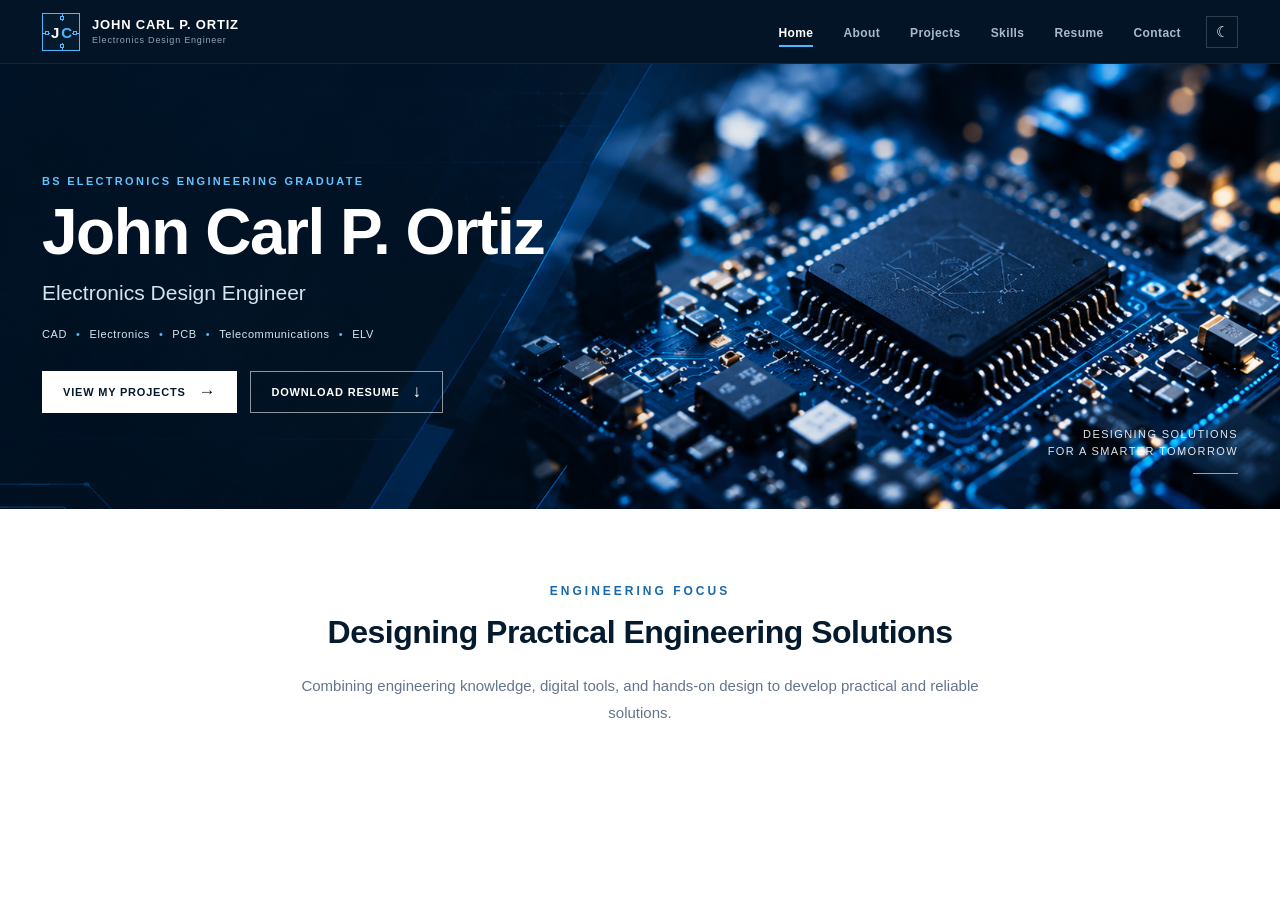
<file: index.html>
<!DOCTYPE html>
<html lang="en">

<head>
    <meta charset="UTF-8">

    <meta name="viewport" content="width=device-width, initial-scale=1.0">

    <title>John Carl P. Ortiz | Electronics Design Engineer</title>

    <!-- MAIN CSS -->
    <link rel="stylesheet" href="style.css">
</head>


<body>

    <!-- =====================================================
         HEADER
         ===================================================== -->

    <header class="site-header">

        <div class="header-container">

            <!-- LOGO / BRAND -->
            <a href="index.html" class="brand">

                <div class="brand-logo" aria-label="JC Engineering Logo">

    <span class="logo-j">J</span>

    <span class="logo-c">C</span>

    <span class="circuit circuit-top"></span>
    <span class="circuit circuit-bottom"></span>
    <span class="circuit circuit-left"></span>
    <span class="circuit circuit-right"></span>

    <span class="node node-top"></span>
    <span class="node node-bottom"></span>
    <span class="node node-left"></span>
    <span class="node node-right"></span>

</div>

                <div class="brand-text">

                    <strong>JOHN CARL P. ORTIZ</strong>

                    <small>
                        Electronics Design Engineer
                    </small>

                </div>

            </a>


            <!-- NAVIGATION -->
            <nav class="main-nav">

                <a href="index.html" class="active">
                    Home
                </a>

                <a href="about.html">
                    About
                </a>

                <a href="projects.html">
                    Projects
                </a>

                <a href="skills.html">
                    Skills
                </a>

                <a href="resume.html">
                    Resume
                </a>

                <a href="contact.html">
                    Contact
                </a>

            </nav>


            <!-- THEME BUTTON -->
            <button
                class="theme-button"
                id="themeButton"
                aria-label="Toggle theme">

                ☾

            </button>

        </div>

    </header>



    <!-- =====================================================
         MAIN
         ===================================================== -->

    <main>


        <!-- =================================================
             HERO
             ================================================= -->

        <section class="hero">

            <!-- PCB IMAGE -->
            <div class="hero-background"></div>

            <!-- DARK OVERLAY -->
            <div class="hero-overlay"></div>


            <div class="hero-container">

                <!-- HERO TEXT -->
                <div class="hero-content">

                    <p class="hero-eyebrow">
                        BS ELECTRONICS ENGINEERING GRADUATE
                    </p>


                    <h1>
                        John Carl P. Ortiz
                    </h1>


                    <h2>
                        Electronics Design Engineer
                    </h2>


                    <!-- SPECIALTIES -->
                    <div class="hero-specialties">

                        <span>CAD</span>

                        <i>•</i>

                        <span>Electronics</span>

                        <i>•</i>

                        <span>PCB</span>

                        <i>•</i>

                        <span>Telecommunications</span>

                        <i>•</i>

                        <span>ELV</span>

                    </div>


                    <!-- BUTTONS -->
                    <div class="hero-buttons">

                        <a
                            href="projects.html"
                            class="button button-primary">

                            View My Projects

                            <span>→</span>

                        </a>


                        <a
                            href="resume.html"
                            class="button button-outline">

                            Download Resume

                            <span>↓</span>

                        </a>

                    </div>

                </div>


                <!-- HERO MESSAGE -->
                <div class="hero-message">

                    <p>
                        Designing Solutions<br>
                        for a Smarter Tomorrow
                    </p>

                    <span></span>

                </div>

            </div>

        </section>



        <!-- =================================================
             ENGINEERING FOCUS
             ================================================= -->

        <section class="engineering-focus">

            <div class="focus-container">

                <p class="section-label">
                    ENGINEERING FOCUS
                </p>


                <h2>
                    Designing Practical Engineering Solutions
                </h2>


                <p class="focus-intro">
                    Combining engineering knowledge, digital tools,
                    and hands-on design to develop practical and
                    reliable solutions.
                </p>

            </div>

        </section>

    </main>



    <!-- JAVASCRIPT -->
    <script src="script.js"></script>

</body>

</html>
</file>
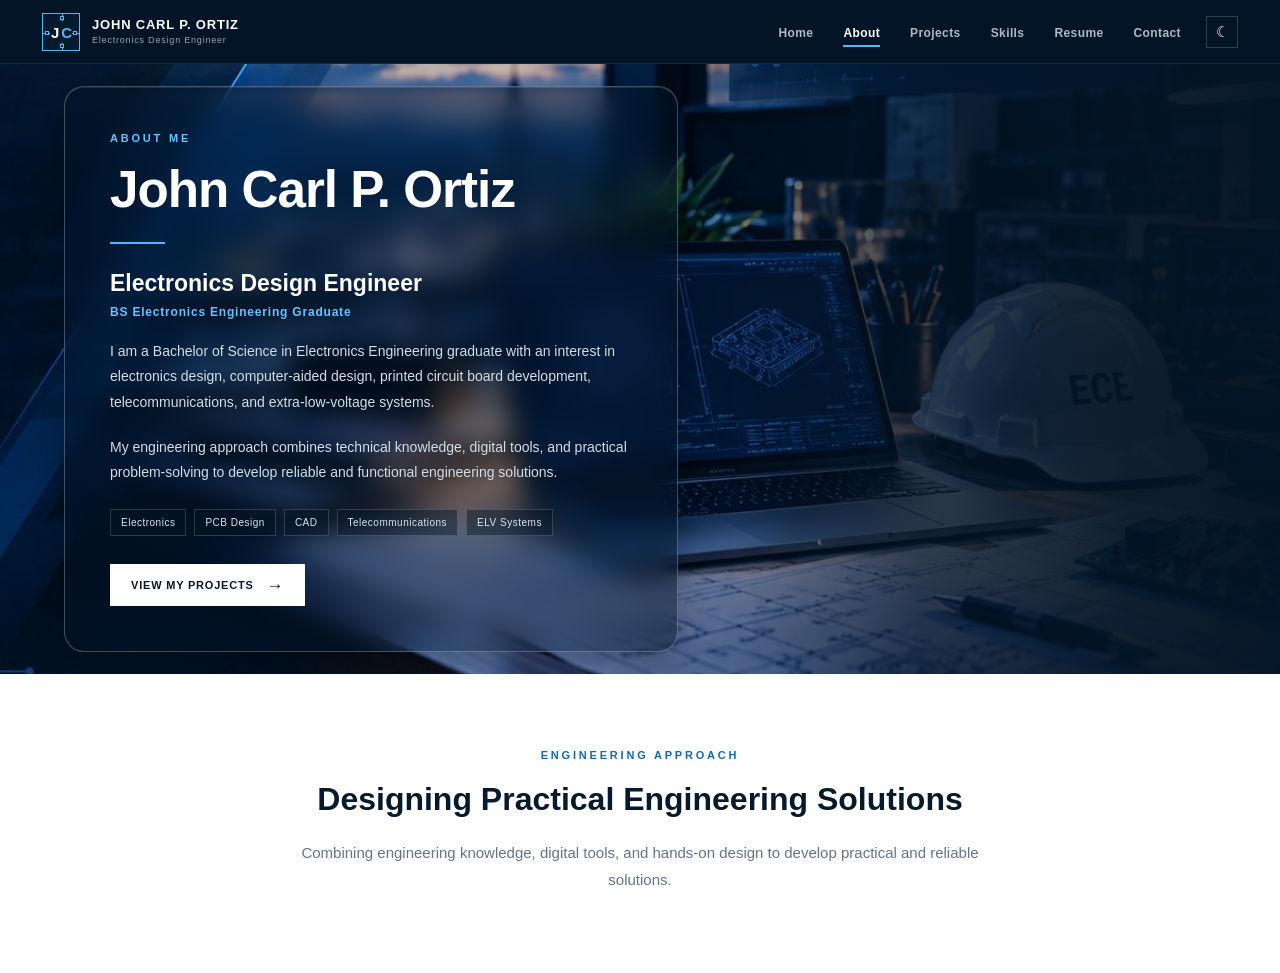
<file: about.html>
<!DOCTYPE html>
<html lang="en">

<head>

    <meta charset="UTF-8">

    <meta
        name="viewport"
        content="width=device-width, initial-scale=1.0"
    >

    <title>
        About | John Carl P. Ortiz
    </title>

    <link
        rel="stylesheet"
        href="style.css"
    >

</head>


<body>


<!-- =====================================================
     HEADER
     ===================================================== -->

<header class="site-header">

    <div class="header-container">


        <!-- LOGO + NAME -->

        <a
            href="index.html"
            class="brand"
        >

            <div
                class="brand-logo"
                aria-label="JC Engineering Logo"
            >

                <span class="logo-j">J</span>

                <span class="logo-c">C</span>


                <span class="circuit circuit-top"></span>

                <span class="circuit circuit-bottom"></span>

                <span class="circuit circuit-left"></span>

                <span class="circuit circuit-right"></span>


                <span class="node node-top"></span>

                <span class="node node-bottom"></span>

                <span class="node node-left"></span>

                <span class="node node-right"></span>

            </div>


            <div class="brand-text">

                <strong>
                    JOHN CARL P. ORTIZ
                </strong>

                <small>
                    Electronics Design Engineer
                </small>

            </div>

        </a>


        <!-- NAVIGATION -->

        <nav class="main-nav">

            <a href="index.html">
                Home
            </a>

            <a
                href="about.html"
                class="active"
            >
                About
            </a>

            <a href="projects.html">
                Projects
            </a>

            <a href="skills.html">
                Skills
            </a>

            <a href="resume.html">
                Resume
            </a>

            <a href="contact.html">
                Contact
            </a>

        </nav>


        <!-- THEME BUTTON -->

        <button
            class="theme-button"
            id="themeButton"
            aria-label="Toggle theme"
        >
            ☾
        </button>


    </div>

</header>



<!-- =====================================================
     MAIN
     ===================================================== -->

<main>


    <!-- =================================================
         ABOUT HERO
         IMAGE LEFT / TEXT RIGHT
         ================================================= -->

    <section class="about-main">


        <!-- =============================================
             LEFT SIDE — IMAGE
             ============================================= -->

        <div class="about-visual">

            <img
                src="images/about-engineering.PNG"
                alt="Electronics Engineering"
            >

        </div>



        <!-- =============================================
             RIGHT SIDE — TEXT
             ============================================= -->

        <div class="about-content">

            <div class="about-content-inner">


                <!-- LABEL -->

                <p class="about-label">
                    ABOUT ME
                </p>


                <!-- NAME -->

                <h1>
                    John Carl P. Ortiz
                </h1>


                <!-- BLUE LINE -->

                <div class="about-line"></div>


                <!-- POSITION -->

                <h2>
                    Electronics Design Engineer
                </h2>


                <p class="about-role">
                    BS Electronics Engineering Graduate
                </p>


                <!-- DESCRIPTION -->

                <p class="about-description">

                    I am a Bachelor of Science in Electronics
                    Engineering graduate with an interest in
                    electronics design, computer-aided design,
                    printed circuit board development,
                    telecommunications, and extra-low-voltage
                    systems.

                </p>


                <p class="about-description">

                    My engineering approach combines technical
                    knowledge, digital tools, and practical
                    problem-solving to develop reliable and
                    functional engineering solutions.

                </p>


                <!-- SPECIALTIES -->

                <div class="about-specialties">

                    <span>
                        Electronics
                    </span>

                    <span>
                        PCB Design
                    </span>

                    <span>
                        CAD
                    </span>

                    <span>
                        Telecommunications
                    </span>

                    <span>
                        ELV Systems
                    </span>

                </div>


                <!-- PROJECT BUTTON -->

                <a
                    href="projects.html"
                    class="button about-project-button"
                >

                    View My Projects

                    <span>
                        →
                    </span>

                </a>


            </div>

        </div>


    </section>



    <!-- =================================================
         LOWER WHITE SECTION
         ================================================= -->

    <section class="about-statement">

        <div class="about-statement-inner">


            <p class="about-label">
                ENGINEERING APPROACH
            </p>


            <h2>
                Designing Practical Engineering Solutions
            </h2>


            <p>

                Combining engineering knowledge, digital tools,
                and hands-on design to develop practical and
                reliable solutions.

            </p>


        </div>

    </section>


</main>



<!-- =====================================================
     JAVASCRIPT
     ===================================================== -->

<script src="script.js"></script>


</body>

</html>
</file>
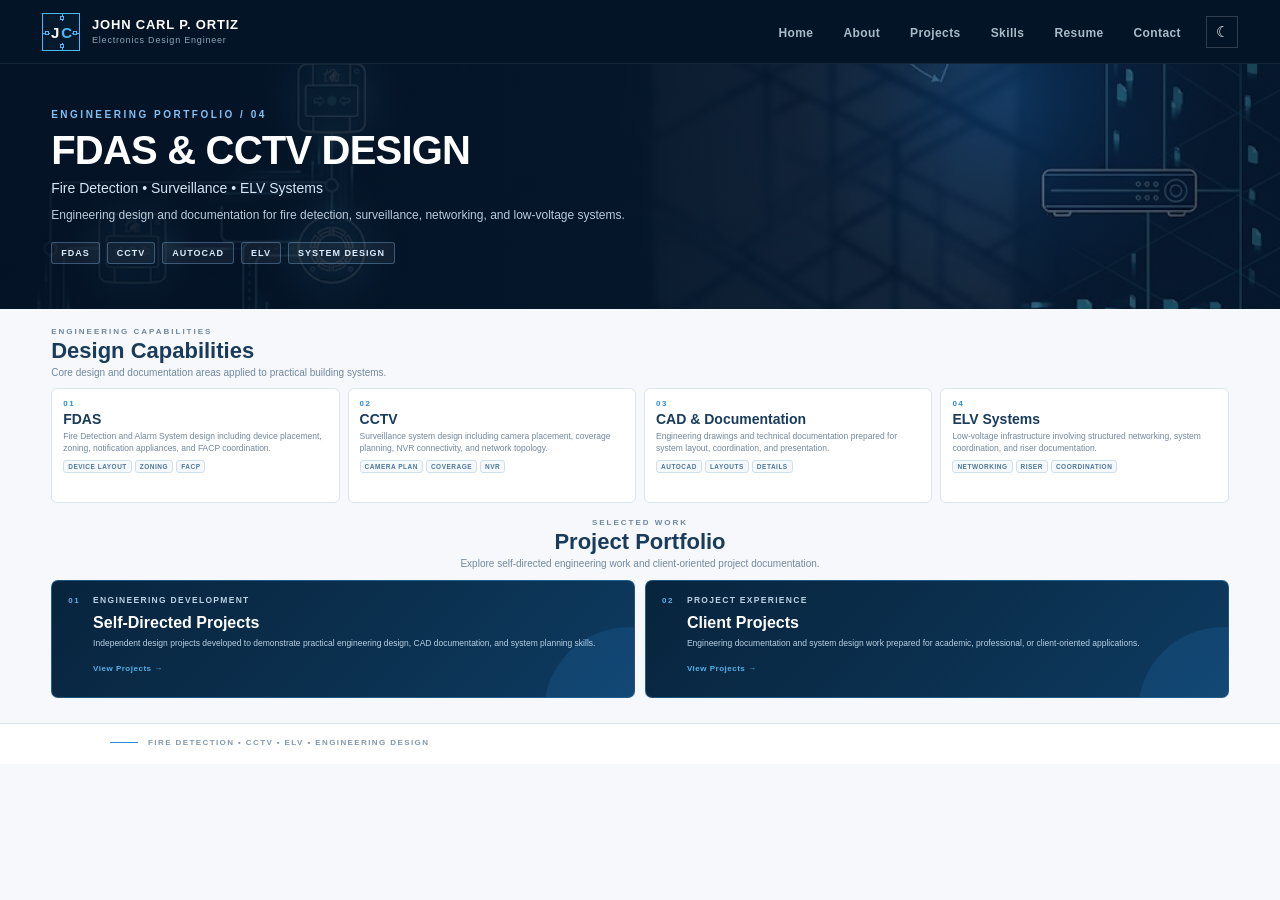
<file: fdas-cctv.html>
<!DOCTYPE html>
<html lang="en">

<head>

    <meta charset="UTF-8">

    <meta
        name="viewport"
        content="width=device-width, initial-scale=1.0">

    <title>
        FDAS & CCTV Design | John Carl P. Ortiz
    </title>

    <link
        rel="stylesheet"
        href="style.css">

    <link
        rel="stylesheet"
        href="project-files.css">

</head>


<body class="fdas-page">


<!-- =========================================================
     HEADER
========================================================= -->

<header class="site-header">

    <div class="header-container">

        <a
            href="index.html"
            class="brand">

            <div
                class="brand-logo"
                aria-label="JC Engineering Logo">

                <span class="logo-j">J</span>
                <span class="logo-c">C</span>

                <span class="circuit circuit-top"></span>
                <span class="circuit circuit-bottom"></span>
                <span class="circuit circuit-left"></span>
                <span class="circuit circuit-right"></span>

                <span class="node node-top"></span>
                <span class="node node-bottom"></span>
                <span class="node node-left"></span>
                <span class="node node-right"></span>

            </div>


            <div class="brand-text">

                <strong>
                    JOHN CARL P. ORTIZ
                </strong>

                <small>
                    Electronics Design Engineer
                </small>

            </div>

        </a>


        <nav class="main-nav">

            <a href="index.html">
                Home
            </a>

            <a href="about.html">
                About
            </a>

            <a href="projects.html">
                Projects
            </a>

            <a href="skills.html">
                Skills
            </a>

            <a href="resume.html">
                Resume
            </a>

            <a href="contact.html">
                Contact
            </a>

        </nav>


        <button
            class="theme-button"
            id="themeButton"
            aria-label="Toggle theme">

            ☾

        </button>

    </div>

</header>



<main>


<!-- =========================================================
     HERO
========================================================= -->

<section class="fdas-hero">

    <div class="fdas-hero-background"></div>

    <div class="fdas-hero-overlay"></div>

    <div class="fdas-hero-glow"></div>


    <div class="fdas-hero-content">

        <p class="fdas-hero-label">
            ENGINEERING PORTFOLIO / 04
        </p>


        <h1>
            FDAS &amp; CCTV DESIGN
        </h1>


        <p class="fdas-hero-subtitle">
            Fire Detection • Surveillance • ELV Systems
        </p>


        <p class="fdas-hero-description">

            Engineering design and documentation for
            fire detection, surveillance, networking,
            and low-voltage systems.

        </p>


        <div class="fdas-hero-tags">

            <span>FDAS</span>
            <span>CCTV</span>
            <span>AUTOCAD</span>
            <span>ELV</span>
            <span>SYSTEM DESIGN</span>

        </div>

    </div>

</section>



<!-- =========================================================
     MAIN CONTENT
========================================================= -->

<section class="fdas-content">


<!-- =========================================================
     DESIGN CAPABILITIES
========================================================= -->

<div class="fdas-section-heading">

    <p class="fdas-section-label">
        ENGINEERING CAPABILITIES
    </p>


    <h2>
        Design Capabilities
    </h2>


    <p>
        Core design and documentation areas applied
        to practical building systems.
    </p>

</div>



<div class="capabilities-grid">


    <!-- FDAS -->

    <div class="capability-card">

        <div class="capability-number">
            01
        </div>

        <h3>
            FDAS
        </h3>

        <p>
            Fire Detection and Alarm System design
            including device placement, zoning,
            notification appliances, and FACP
            coordination.
        </p>

        <div class="capability-tags">

            <span>DEVICE LAYOUT</span>
            <span>ZONING</span>
            <span>FACP</span>

        </div>

    </div>



    <!-- CCTV -->

    <div class="capability-card">

        <div class="capability-number">
            02
        </div>

        <h3>
            CCTV
        </h3>

        <p>
            Surveillance system design including
            camera placement, coverage planning,
            NVR connectivity, and network topology.
        </p>

        <div class="capability-tags">

            <span>CAMERA PLAN</span>
            <span>COVERAGE</span>
            <span>NVR</span>

        </div>

    </div>



    <!-- CAD -->

    <div class="capability-card">

        <div class="capability-number">
            03
        </div>

        <h3>
            CAD &amp; Documentation
        </h3>

        <p>
            Engineering drawings and technical
            documentation prepared for system
            layout, coordination, and presentation.
        </p>

        <div class="capability-tags">

            <span>AUTOCAD</span>
            <span>LAYOUTS</span>
            <span>DETAILS</span>

        </div>

    </div>



    <!-- ELV -->

    <div class="capability-card">

        <div class="capability-number">
            04
        </div>

        <h3>
            ELV Systems
        </h3>

        <p>
            Low-voltage infrastructure involving
            structured networking, system
            coordination, and riser documentation.
        </p>

        <div class="capability-tags">

            <span>NETWORKING</span>
            <span>RISER</span>
            <span>COORDINATION</span>

        </div>

    </div>

</div>



<!-- =========================================================
     PROJECT PORTFOLIO
========================================================= -->

<div class="portfolio-heading">

    <p class="fdas-section-label">
        SELECTED WORK
    </p>


    <h2>
        Project Portfolio
    </h2>


    <p>
        Explore self-directed engineering work
        and client-oriented project documentation.
    </p>

</div>



<div class="portfolio-grid">


    <!-- ENGINEERING DEVELOPMENT -->

    <label
        class="portfolio-card"
        for="selfDirectedModal">

        <div class="portfolio-card-number">
            01
        </div>


        <div class="portfolio-card-content">

            <p class="portfolio-card-label">
                ENGINEERING DEVELOPMENT
            </p>


            <h3>
                Self-Directed Projects
            </h3>


            <p>
                Independent design projects developed
                to demonstrate practical engineering
                design, CAD documentation, and
                system planning skills.
            </p>


            <span class="portfolio-card-link">
                View Projects →
            </span>

        </div>

    </label>



    <!-- PROJECT EXPERIENCE -->

    <label
        class="portfolio-card"
        for="clientProjectsModal">

        <div class="portfolio-card-number">
            02
        </div>


        <div class="portfolio-card-content">

            <p class="portfolio-card-label">
                PROJECT EXPERIENCE
            </p>


            <h3>
                Client Projects
            </h3>


            <p>
                Engineering documentation and system
                design work prepared for academic,
                professional, or client-oriented
                applications.
            </p>


            <span class="portfolio-card-link">
                View Projects →
            </span>

        </div>

    </label>

</div>

</section>



<!-- =========================================================
     SELF-DIRECTED PROJECT MODAL
========================================================= -->

<input
    type="checkbox"
    id="selfDirectedModal"
    class="modal-toggle">


<div class="project-modal">

    <label
        for="selfDirectedModal"
        class="modal-background">
    </label>


    <div class="modal-box">


        <div class="modal-header">

            <div>

                <p class="modal-label">
                    ENGINEERING DEVELOPMENT
                </p>


                <h2>
                    Self-Directed Projects
                </h2>


                <p>
                    Independent engineering design
                    projects and technical documentation.
                </p>

            </div>


            <label
                for="selfDirectedModal"
                class="modal-close">

                ×

            </label>

        </div>



        <div class="modal-project-grid">


            <!-- FDAS -->

            <article class="modal-project-card">

                <div class="modal-project-number">
                    01
                </div>


                <div class="modal-project-content">

                    <h3>
                        FDAS Design Project
                    </h3>


                    <p>
                        Fire Detection and Alarm System
                        design including detector placement,
                        notification appliances, zoning,
                        and engineering layout documentation.
                    </p>


                    <div class="modal-project-tags">

                        <span>FDAS</span>
                        <span>AUTOCAD</span>
                        <span>SYSTEM LAYOUT</span>

                    </div>


                    <div class="automatic-files-title">
                        PROJECT DOCUMENTATION
                    </div>


                    <div
                        class="automatic-files"
                        data-project-files="Files/FDAS">

                        <div class="files-loading">
                            Loading project files...
                        </div>

                    </div>

                </div>

            </article>



            <!-- CCTV -->

            <article class="modal-project-card">

                <div class="modal-project-number">
                    02
                </div>


                <div class="modal-project-content">

                    <h3>
                        CCTV Design Project
                    </h3>


                    <p>
                        CCTV surveillance system design
                        including camera placement, coverage
                        planning, network topology, NVR
                        connectivity, and riser documentation.
                    </p>


                    <div class="modal-project-tags">

                        <span>CCTV</span>
                        <span>CAMERA LAYOUT</span>
                        <span>NETWORKING</span>
                        <span>NVR</span>

                    </div>


                    <div class="automatic-files-title">
                        PROJECT DOCUMENTATION
                    </div>


                    <div
                        class="automatic-files"
                        data-project-files="Files/Cctv">

                        <div class="files-loading">
                            Loading project files...
                        </div>

                    </div>

                </div>

            </article>



            <!-- ELV -->

            <article class="modal-project-card">

                <div class="modal-project-number">
                    03
                </div>


                <div class="modal-project-content">

                    <h3>
                        ELV System Design
                    </h3>


                    <p>
                        Low-voltage infrastructure design
                        involving structured networking,
                        system coordination, riser diagrams,
                        and technical documentation.
                    </p>


                    <div class="modal-project-tags">

                        <span>ELV</span>
                        <span>NETWORKING</span>
                        <span>RISER</span>

                    </div>


                    <div class="automatic-files-title">
                        PROJECT DOCUMENTATION
                    </div>


                    <div
                        class="automatic-files"
                        data-project-files="Files/ELV">

                        <div class="files-loading">
                            Loading project files...
                        </div>

                    </div>

                </div>

            </article>

        </div>

    </div>

</div>



<!-- =========================================================
     CLIENT PROJECT MODAL
     AUTOMATIC PROJECT SYSTEM
========================================================= -->

<input
    type="checkbox"
    id="clientProjectsModal"
    class="modal-toggle">


<div class="project-modal">

    <label
        for="clientProjectsModal"
        class="modal-background">
    </label>


    <div class="modal-box">


        <div class="modal-header">

            <div>

                <p class="modal-label">
                    PROJECT EXPERIENCE
                </p>


                <h2>
                    Client Projects
                </h2>


                <p>
                    Engineering work and documentation
                    prepared for project applications.
                </p>

            </div>


            <label
                for="clientProjectsModal"
                class="modal-close">

                ×

            </label>

        </div>



        <!-- =====================================================
             AUTOMATIC CLIENT PROJECT CONTAINER

             GitHub Actions generates project-index.json.
             project-files.js reads it automatically.
        ====================================================== -->

        <div
            class="modal-project-grid automatic-client-projects"
            data-project-category="Cctv">

            <div class="files-loading">
                Loading client projects...
            </div>

        </div>

    </div>

</div>



<!-- =========================================================
     FOOTER
========================================================= -->

<section class="fdas-footer-strip">

    <div>

        <span class="fdas-footer-line"></span>

        <p>
            FIRE DETECTION • CCTV • ELV • ENGINEERING DESIGN
        </p>

    </div>

</section>


</main>



<!-- =========================================================
     PAGE CSS
========================================================= -->

<style>

/* =========================================================
   PAGE
========================================================= */

.fdas-page {

    background: #f6f8fb;

    min-height: 100vh;

    padding-top: 64px;

}



/* =========================================================
   HERO
========================================================= */

.fdas-hero {

    position: relative;

    min-height: 245px;

    overflow: hidden;

    display: flex;

    align-items: center;

    color: #ffffff;

}


.fdas-hero-background {

    position: absolute;

    inset: 0;

    background-image:
        url("images/fdas-cctv-hero.jpeg");

    background-size: cover;

    background-position: center;

    transform: scale(1.02);

}


.fdas-hero-overlay {

    position: absolute;

    inset: 0;

    background:
        linear-gradient(
            90deg,
            rgba(3, 18, 35, 0.94) 0%,
            rgba(3, 18, 35, 0.80) 45%,
            rgba(3, 18, 35, 0.55) 75%,
            rgba(3, 18, 35, 0.70) 100%
        );

}


.fdas-hero-glow {

    position: absolute;

    width: 420px;

    height: 420px;

    right: 5%;

    top: -180px;

    background:
        radial-gradient(
            circle,
            rgba(30, 144, 255, 0.20) 0%,
            rgba(30, 144, 255, 0.06) 40%,
            transparent 72%
        );

    pointer-events: none;

}


.fdas-hero-content {

    position: relative;

    z-index: 2;

    width: min(1180px, 92%);

    margin: 0 auto;

    padding: 35px 0;

}


.fdas-hero-label {

    margin: 0 0 9px;

    font-size: 10px;

    font-weight: 700;

    letter-spacing: 2.5px;

    color: #83bff4;

}


.fdas-hero h1 {

    margin: 0;

    font-size: 40px;

    line-height: 1.05;

    font-weight: 700;

    letter-spacing: -0.8px;

}


.fdas-hero-subtitle {

    margin: 9px 0 10px;

    font-size: 14px;

    font-weight: 500;

    color: #d6e6f6;

}


.fdas-hero-description {

    max-width: 620px;

    margin: 0 0 17px;

    font-size: 12px;

    line-height: 1.65;

    color: #b8cadb;

}


.fdas-hero-tags {

    display: flex;

    flex-wrap: wrap;

    gap: 7px;

}


.fdas-hero-tags span {

    padding: 5px 9px;

    border: 1px solid
        rgba(137, 190, 238, 0.35);

    border-radius: 3px;

    font-size: 9px;

    font-weight: 700;

    letter-spacing: 1px;

    color: #d9edff;

    background:
        rgba(255, 255, 255, 0.05);

}



/* =========================================================
   CONTENT
========================================================= */

.fdas-content {

    width: min(1180px, 92%);

    margin: 0 auto;

    padding: 18px 0 25px;

}


.fdas-section-heading {

    margin-bottom: 8px;

}


.fdas-section-label {

    margin: 0 0 3px;

    font-size: 8px;

    font-weight: 700;

    letter-spacing: 2px;

    color: #6e88a2;

}


.fdas-section-heading h2,
.portfolio-heading h2 {

    margin: 0 0 3px;

    font-size: 22px;

    line-height: 1.1;

    color: #193b5c;

}


.fdas-section-heading > p:last-child,
.portfolio-heading > p:last-child {

    margin: 0;

    font-size: 10px;

    line-height: 1.35;

    color: #7188a0;

}



/* =========================================================
   EXTRA COMPACT DESIGN CAPABILITIES
========================================================= */

.capabilities-grid {

    display: grid;

    grid-template-columns:
        repeat(4, 1fr);

    gap: 8px;

    margin-bottom: 15px;

}


.capability-card {

    position: relative;

    min-height: 115px;

    padding: 10px 11px;

    background: #ffffff;

    border: 1px solid #dce5ed;

    border-radius: 6px;

    transition:
        border-color 0.2s ease,
        transform 0.2s ease;

}


.capability-card:hover {

    border-color: #9fc7e8;

    transform: translateY(-2px);

}


.capability-number {

    margin-bottom: 4px;

    font-size: 8px;

    font-weight: 700;

    letter-spacing: 1.5px;

    color: #2b8bd6;

}


.capability-card h3 {

    margin: 0 0 4px;

    font-size: 14px;

    line-height: 1.1;

    color: #193b5c;

}


.capability-card p {

    margin: 0 0 6px;

    font-size: 8.5px;

    line-height: 1.35;

    color: #7188a0;

}


.capability-tags {

    display: flex;

    flex-wrap: wrap;

    gap: 3px;

}


.capability-tags span {

    padding: 2px 4px;

    border: 1px solid #cfe0ed;

    border-radius: 3px;

    font-size: 6.5px;

    font-weight: 700;

    letter-spacing: 0.5px;

    color: #4d789d;

    background: #f6f9fc;

}



/* =========================================================
   PORTFOLIO HEADING
========================================================= */

.portfolio-heading {

    text-align: center;

    margin: 0 auto 10px;

    max-width: 650px;

}


.portfolio-heading .fdas-section-label {

    margin-bottom: 3px;

}



/* =========================================================
   BLUE PROJECT PORTFOLIO CARDS
========================================================= */

.portfolio-grid {

    display: grid;

    grid-template-columns:
        repeat(2, 1fr);

    gap: 10px;

}


.portfolio-card {

    position: relative;

    display: flex;

    min-height: 118px;

    padding: 14px 16px;

    background:
        linear-gradient(
            135deg,
            #08243d 0%,
            #0b304f 55%,
            #0d3b61 100%
        );

    border: 1px solid
        rgba(66, 155, 221, 0.40);

    border-radius: 7px;

    cursor: pointer;

    overflow: hidden;

    transition:
        border-color 0.2s ease,
        transform 0.2s ease,
        background 0.2s ease;

}


.portfolio-card::after {

    content: "";

    position: absolute;

    width: 170px;

    height: 170px;

    right: -80px;

    bottom: -100px;

    border-radius: 50%;

    background:
        rgba(43, 139, 214, 0.16);

    pointer-events: none;

}


.portfolio-card:hover {

    border-color: #55aee8;

    transform: translateY(-2px);

    background:
        linear-gradient(
            135deg,
            #092a47 0%,
            #0d385b 55%,
            #10466f 100%
        );

}


.portfolio-card-number {

    position: relative;

    z-index: 1;

    flex: 0 0 auto;

    margin-right: 13px;

    padding-top: 1px;

    font-size: 8px;

    font-weight: 700;

    letter-spacing: 1.5px;

    color: #55b2ee;

}


.portfolio-card-content {

    position: relative;

    z-index: 1;

    flex: 1;

}


.portfolio-card-label {

    margin: 0 0 3px;

    font-size: 7px;

    font-weight: 700;

    letter-spacing: 1.3px;

    color: #83bff4;

}


.portfolio-card h3 {

    margin: 0 0 5px;

    font-size: 16px;

    line-height: 1.15;

    color: #ffffff;

}


.portfolio-card p {

    margin: 0 0 7px;

    font-size: 8.5px;

    line-height: 1.4;

    color: #b9d1e4;

}


.portfolio-card-link {

    font-size: 8px;

    font-weight: 700;

    letter-spacing: 0.5px;

    color: #55b2ee;

}



/* =========================================================
   MODAL
========================================================= */

.modal-toggle {

    display: none;

}


.project-modal {

    position: fixed;

    inset: 0;

    z-index: 1000;

    display: none;

    align-items: center;

    justify-content: center;

    padding: 25px;

}


.modal-toggle:checked + .project-modal {

    display: flex;

}


.modal-background {

    position: absolute;

    inset: 0;

    background:
        rgba(3, 17, 31, 0.72);

    backdrop-filter: blur(7px);

    -webkit-backdrop-filter: blur(7px);

    cursor: pointer;

}


.modal-box {

    position: relative;

    z-index: 2;

    width: min(1120px, 94vw);

    max-height: 88vh;

    overflow-y: auto;

    background: #f6f8fb;

    border: 1px solid
        rgba(255, 255, 255, 0.7);

    border-radius: 10px;

    box-shadow:
        0 20px 60px
        rgba(0, 0, 0, 0.30);

}


.modal-header {

    display: flex;

    align-items: flex-start;

    justify-content: space-between;

    padding: 22px 23px 17px;

    background: #ffffff;

    border-bottom: 1px solid #dce5ed;

}


.modal-label {

    margin: 0 0 5px;

    font-size: 9px;

    font-weight: 700;

    letter-spacing: 1.7px;

    color: #2b8bd6;

}


.modal-header h2 {

    margin: 0 0 5px;

    font-size: 23px;

    color: #193b5c;

}


.modal-header p:last-child {

    margin: 0;

    font-size: 11px;

    color: #7188a0;

}


.modal-close {

    display: flex;

    align-items: center;

    justify-content: center;

    width: 30px;

    height: 30px;

    border: 1px solid #d7e1ea;

    border-radius: 50%;

    font-size: 21px;

    line-height: 1;

    color: #577089;

    cursor: pointer;

    background: #ffffff;

}


.modal-close:hover {

    color: #193b5c;

    border-color: #9fc7e8;

}



/* =========================================================
   THREE EQUAL PROJECT CARDS
========================================================= */

.modal-project-grid {

    display: grid;

    grid-template-columns:
        repeat(3, minmax(0, 1fr));

    gap: 12px;

    padding: 15px;

}


.modal-project-card {

    position: relative;

    display: flex;

    flex-direction: column;

    min-width: 0;

    padding: 18px;

    background: #ffffff;

    border: 1px solid #dce5ed;

    border-radius: 7px;

}


.modal-project-number {

    margin-bottom: 11px;

    font-size: 9px;

    font-weight: 700;

    letter-spacing: 1.5px;

    color: #2b8bd6;

}


.modal-project-content {

    display: flex;

    flex-direction: column;

    height: 100%;

}


.modal-project-content h3 {

    margin: 0 0 7px;

    font-size: 17px;

    color: #193b5c;

}


.modal-project-content > p {

    margin: 0 0 12px;

    font-size: 11px;

    line-height: 1.6;

    color: #7188a0;

}


.modal-project-tags {

    display: flex;

    flex-wrap: wrap;

    gap: 5px;

    margin-bottom: 16px;

}


.modal-project-tags span {

    padding: 4px 6px;

    border: 1px solid #cfe0ed;

    border-radius: 3px;

    font-size: 8px;

    font-weight: 700;

    letter-spacing: 0.7px;

    color: #4d789d;

    background: #f6f9fc;

}



/* =========================================================
   AUTOMATIC FILES
========================================================= */

.automatic-files-title {

    margin-bottom: 8px;

    font-size: 9px;

    font-weight: 700;

    letter-spacing: 1.3px;

    color: #7188a0;

}


.automatic-files {

    min-height: 20px;

}


.project-file-list {

    display: grid;

    grid-template-columns: 1fr;

    gap: 6px;

}


.project-file-item {

    display: flex;

    align-items: center;

    gap: 9px;

    min-height: 37px;

    padding: 7px 9px;

    border: 1px solid #dce5ed;

    border-radius: 5px;

    background: #f9fbfd;

    text-decoration: none;

    transition:
        border-color 0.2s ease,
        background 0.2s ease;

}


.project-file-item:hover {

    border-color: #9fc7e8;

    background: #f1f8fd;

}


.project-file-icon {

    flex: 0 0 auto;

    display: flex;

    align-items: center;

    justify-content: center;

    min-width: 29px;

    height: 23px;

    border-radius: 3px;

    background: #eaf4fc;

    font-size: 7px;

    font-weight: 800;

    letter-spacing: 0.5px;

    color: #2686cf;

}


.project-file-name {

    flex: 1;

    min-width: 0;

    font-size: 10px;

    line-height: 1.3;

    color: #3e5e78;

    overflow-wrap: anywhere;

}


.project-file-arrow {

    flex: 0 0 auto;

    font-size: 14px;

    color: #2b8bd6;

}


.files-loading {

    padding: 8px 0;

    font-size: 10px;

    color: #8198ae;

}


.files-empty {

    padding: 9px 10px;

    border: 1px dashed #cbd8e3;

    border-radius: 5px;

    font-size: 10px;

    color: #8198ae;

    background: #fafcfe;

}


.files-error {

    padding: 10px;

    border: 1px solid #f0c9c9;

    border-radius: 5px;

    background: #fff7f7;

    color: #b85a5a;

}


.files-error strong {

    display: block;

    margin-bottom: 3px;

    font-size: 10px;

}


.files-error span {

    display: block;

    font-size: 9px;

}



/* =========================================================
   AUTOMATIC CLIENT PROJECTS
========================================================= */

.automatic-client-projects {

    min-height: 80px;

}


.automatic-client-projects .modal-project-card {

    min-width: 0;

}


.automatic-client-projects .automatic-files-title {

    margin-top: auto;

}


.automatic-client-projects .automatic-project-files {

    display: grid;

    grid-template-columns: 1fr;

    gap: 6px;

}


.automatic-client-projects .automatic-file-item {

    display: flex;

    align-items: center;

    gap: 9px;

    min-height: 37px;

    padding: 7px 9px;

    border: 1px solid #dce5ed;

    border-radius: 5px;

    background: #f9fbfd;

    text-decoration: none;

    transition:
        border-color 0.2s ease,
        background 0.2s ease;

}


.automatic-client-projects .automatic-file-item:hover {

    border-color: #9fc7e8;

    background: #f1f8fd;

}


.automatic-client-projects .automatic-file-icon {

    flex: 0 0 auto;

    display: flex;

    align-items: center;

    justify-content: center;

    min-width: 29px;

    height: 23px;

    border-radius: 3px;

    background: #eaf4fc;

    font-size: 7px;

    font-weight: 800;

    letter-spacing: 0.5px;

    color: #2686cf;

}


.automatic-client-projects .automatic-file-name {

    flex: 1;

    min-width: 0;

    font-size: 10px;

    line-height: 1.3;

    color: #3e5e78;

    overflow-wrap: anywhere;

}


.automatic-client-projects .automatic-file-arrow {

    flex: 0 0 auto;

    font-size: 14px;

    color: #2b8bd6;

}


.automatic-client-projects .automatic-no-files {

    padding: 9px 10px;

    border: 1px dashed #cbd8e3;

    border-radius: 5px;

    font-size: 10px;

    color: #8198ae;

    background: #fafcfe;

}


.automatic-client-projects .automatic-empty {

    grid-column: 1 / -1;

    padding: 25px;

    text-align: center;

    border: 1px dashed #cbd8e3;

    border-radius: 7px;

    font-size: 11px;

    color: #8198ae;

    background: #fafcfe;

}


.automatic-client-projects .automatic-error {

    grid-column: 1 / -1;

    padding: 15px;

    border: 1px solid #f0c9c9;

    border-radius: 6px;

    background: #fff7f7;

    color: #b85a5a;

}


.automatic-client-projects .automatic-error strong {

    display: block;

    margin-bottom: 4px;

    font-size: 11px;

}


.automatic-client-projects .automatic-error p {

    margin: 0;

    font-size: 9px;

}



/* =========================================================
   FOOTER
========================================================= */

.fdas-footer-strip {

    padding: 14px 5% 17px;

    border-top: 1px solid #dce5ed;

    background: #ffffff;

}


.fdas-footer-strip > div {

    width: min(1180px, 92%);

    margin: 0 auto;

    display: flex;

    align-items: center;

    gap: 10px;

}


.fdas-footer-line {

    width: 28px;

    height: 1px;

    background: #2b8bd6;

}


.fdas-footer-strip p {

    margin: 0;

    font-size: 8px;

    font-weight: 700;

    letter-spacing: 1.4px;

    color: #8198ae;

}



/* =========================================================
   RESPONSIVE
========================================================= */

@media (max-width: 1000px) {

    .capabilities-grid {

        grid-template-columns:
            repeat(2, 1fr);

    }


    .modal-project-grid {

        grid-template-columns:
            repeat(2, minmax(0, 1fr));

    }

}



@media (max-width: 700px) {

    .fdas-hero {

        min-height: 260px;

    }


    .fdas-content {

        width: 90%;

    }


    .capabilities-grid {

        grid-template-columns:
            repeat(2, 1fr);

    }


    .portfolio-grid {

        grid-template-columns:
            1fr;

    }


    .modal-project-grid {

        grid-template-columns:
            1fr;

    }


    .fdas-hero h1 {

        font-size: 30px;

    }


    .fdas-hero-description {

        font-size: 11px;

    }

}



@media (max-width: 500px) {

    .capabilities-grid {

        grid-template-columns:
            1fr;

    }


    .fdas-hero h1 {

        font-size: 30px;

    }


    .modal-box {

        width: 96vw;

    }


    .modal-header {

        padding: 17px 15px 14px;

    }


    .modal-project-grid {

        padding: 10px;

    }


    .modal-project-card {

        padding: 15px;

    }


    .portfolio-card {

        padding: 14px;

    }

}

</style>



<!-- =========================================================
     SCRIPTS
========================================================= -->

<script src="script.js"></script>

<script src="project-files.js?v=4"></script>
<script src="script.js"></script>
<script src="project-files.js?v=6"></script>

</body>

</html>
</file>
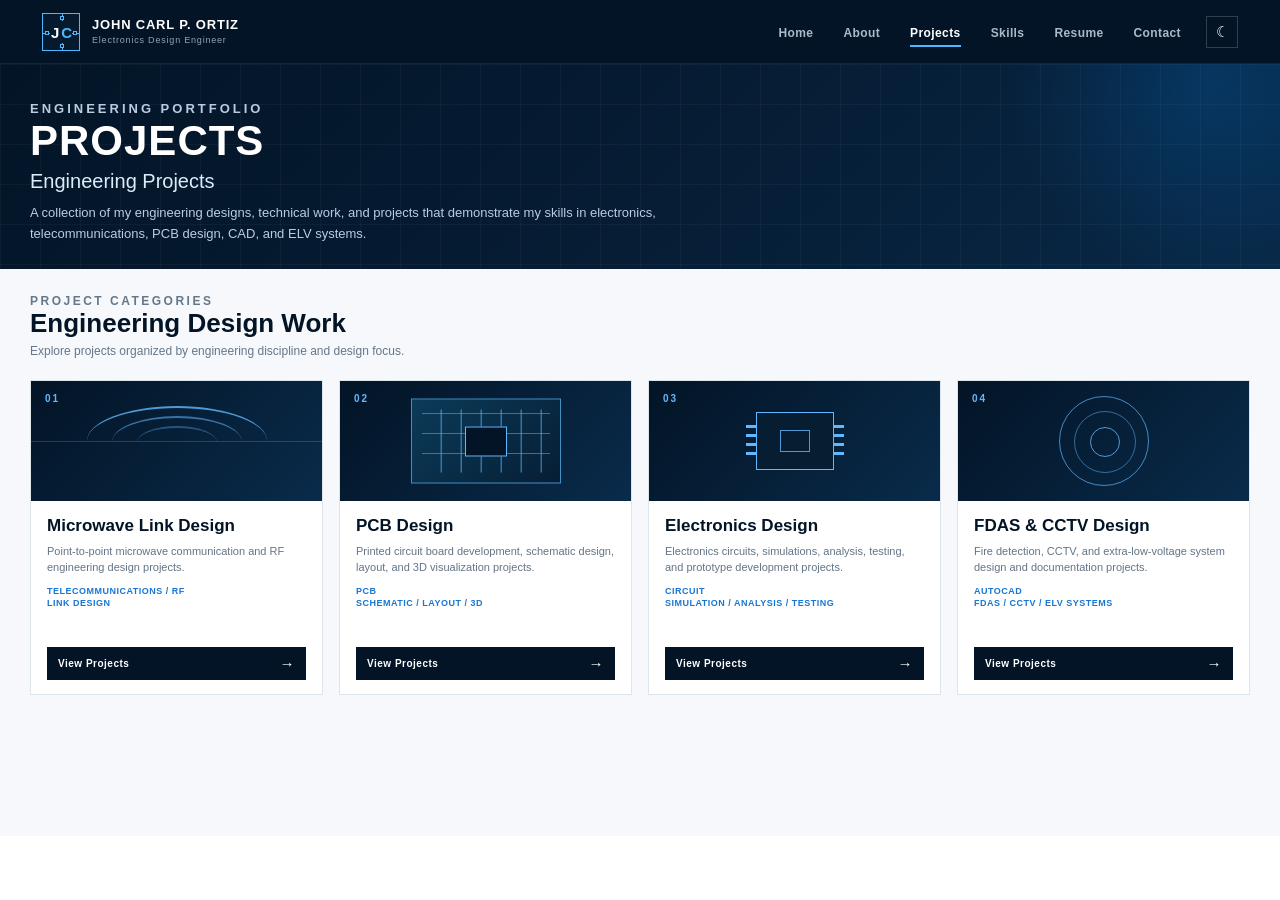
<file: projects.html>
<!DOCTYPE html>
<html lang="en">

<head>

    <meta charset="UTF-8">

    <meta
        name="viewport"
        content="width=device-width, initial-scale=1.0"
    >

    <title>
        Projects | John Carl P. Ortiz
    </title>

    <link
        rel="stylesheet"
        href="style.css"
    >

    <style>

        /* =========================================
           PROJECTS PAGE
        ========================================= */

        .projects-page {

            background: #f6f8fb;

            min-height: calc(100vh - 64px);

            /* FIX:
               Keeps the hero below the fixed header */

            padding-top: 64px;

        }



        /* =========================================
           PROJECT HERO
        ========================================= */

        .projects-hero {

            position: relative;

            background:
                linear-gradient(
                    135deg,
                    #031426 0%,
                    #061d35 55%,
                    #082846 100%
                );

            color: #ffffff;

            /*
             * Compact top and bottom spacing.
             * The page padding above already protects
             * the content from the fixed header.
             */

            padding: 35px 30px 25px;

            overflow: hidden;

        }


        .projects-hero::before {

            content: "";

            position: absolute;

            inset: 0;

            background-image:
                linear-gradient(
                    rgba(255,255,255,0.035) 1px,
                    transparent 1px
                ),
                linear-gradient(
                    90deg,
                    rgba(255,255,255,0.035) 1px,
                    transparent 1px
                );

            background-size: 40px 40px;

            pointer-events: none;

        }


        .projects-hero::after {

            content: "";

            position: absolute;

            width: 420px;

            height: 420px;

            right: -140px;

            top: -190px;

            border-radius: 50%;

            background:
                radial-gradient(
                    circle,
                    rgba(0, 140, 255, 0.18),
                    transparent 68%
                );

            pointer-events: none;

        }


        .projects-hero-inner {

            position: relative;

            z-index: 2;

            max-width: 1380px;

            margin: 0 auto;

        }


        .projects-eyebrow {

            margin: 0 0 8px;

            font-size: 11px;

            font-weight: 700;

            letter-spacing: 3px;

            color: #62b8ff;

        }


        .projects-hero h1 {

            margin: 0;

            font-size: 42px;

            line-height: 1;

            letter-spacing: 1px;

        }


        .projects-hero h2 {

            margin: 8px 0 10px;

            font-size: 20px;

            font-weight: 500;

            color: #dcecff;

        }


        .projects-hero p {

            max-width: 720px;

            margin: 0;

            font-size: 13px;

            line-height: 1.6;

            color: #b9cde1;

        }



        /* =========================================
           CATEGORY SECTION
        ========================================= */

        .project-category-section {

            max-width: 1380px;

            margin: 0 auto;

            /* Compact white section */

            padding: 25px 30px 45px;

        }


        .project-section-heading {

            margin-bottom: 22px;

        }


        .project-section-label {

            margin: 0 0 5px;

            font-size: 10px;

            font-weight: 700;

            letter-spacing: 2.5px;

            color: #1976d2;

        }


        .project-section-heading h2 {

            margin: 0 0 5px;

            font-size: 26px;

            color: #031426;

        }


        .project-section-heading p {

            margin: 0;

            font-size: 12px;

            color: #667789;

        }



        /* =========================================
           CATEGORY GRID
        ========================================= */

        .project-category-grid {

            display: grid;

            grid-template-columns:
                repeat(4, 1fr);

            gap: 16px;

        }



        /* =========================================
           CATEGORY CARD
        ========================================= */

        .project-category-card {

            position: relative;

            display: flex;

            flex-direction: column;

            min-height: 315px;

            background: #ffffff;

            border: 1px solid #dce4ec;

            overflow: hidden;

            transition:
                transform 0.25s ease,
                border-color 0.25s ease;

        }


        .project-category-card:hover {

            transform: translateY(-3px);

            border-color: #8dbde7;

        }



        /* =========================================
           CARD VISUAL
        ========================================= */

        .project-card-visual {

            position: relative;

            height: 120px;

            flex-shrink: 0;

            background:
                linear-gradient(
                    135deg,
                    #031426,
                    #092b4a
                );

            overflow: hidden;

        }


        .project-card-number {

            position: absolute;

            top: 12px;

            left: 14px;

            z-index: 5;

            font-size: 10px;

            font-weight: 700;

            letter-spacing: 2px;

            color: #62b8ff;

        }



        /* =========================================
           MICROWAVE VISUAL
        ========================================= */

        .rf-wave {

            position: absolute;

            width: 180px;

            height: 70px;

            left: 50%;

            top: 50%;

            transform:
                translate(-50%, -50%);

            border-top:
                2px solid rgba(98,184,255,0.8);

            border-radius: 50%;

        }


        .rf-wave::before {

            content: "";

            position: absolute;

            width: 130px;

            height: 50px;

            left: 25px;

            top: 8px;

            border-top:
                2px solid rgba(98,184,255,0.55);

            border-radius: 50%;

        }


        .rf-wave::after {

            content: "";

            position: absolute;

            width: 80px;

            height: 30px;

            left: 50px;

            top: 18px;

            border-top:
                2px solid rgba(98,184,255,0.35);

            border-radius: 50%;

        }


        .rf-line {

            position: absolute;

            width: 100%;

            height: 1px;

            top: 50%;

            left: 0;

            background:
                rgba(255,255,255,0.15);

        }



        /* =========================================
           PCB VISUAL
        ========================================= */

        .pcb-visual {

            position: absolute;

            width: 150px;

            height: 85px;

            left: 50%;

            top: 50%;

            transform:
                translate(-50%, -50%);

            background:
                linear-gradient(
                    135deg,
                    #0c3b59,
                    #061e34
                );

            border:
                1px solid #438fc5;

        }


        .pcb-visual::before {

            content: "";

            position: absolute;

            inset: 10px;

            background:
                repeating-linear-gradient(
                    90deg,
                    transparent 0 18px,
                    rgba(98,184,255,0.5) 19px 20px
                ),
                repeating-linear-gradient(
                    0deg,
                    transparent 0 18px,
                    rgba(98,184,255,0.5) 19px 20px
                );

        }


        .pcb-chip {

            position: absolute;

            width: 42px;

            height: 30px;

            left: 50%;

            top: 50%;

            transform:
                translate(-50%, -50%);

            background: #031426;

            border:
                1px solid #62b8ff;

        }



        /* =========================================
           ELECTRONICS VISUAL
        ========================================= */

        .chip {

            position: absolute;

            width: 78px;

            height: 58px;

            left: 50%;

            top: 50%;

            transform:
                translate(-50%, -50%);

            background: #071d32;

            border:
                1px solid #62b8ff;

        }


        .chip::before,
        .chip::after {

            content: "";

            position: absolute;

            top: 12px;

            bottom: 12px;

            width: 10px;

            background:
                repeating-linear-gradient(
                    180deg,
                    #62b8ff 0 3px,
                    transparent 3px 9px
                );

        }


        .chip::before {

            left: -11px;

        }


        .chip::after {

            right: -11px;

        }


        .chip-center {

            position: absolute;

            width: 30px;

            height: 22px;

            left: 50%;

            top: 50%;

            transform:
                translate(-50%, -50%);

            border:
                1px solid rgba(98,184,255,0.8);

        }



        /* =========================================
           FDAS / CCTV VISUAL
        ========================================= */

        .cctv-ring {

            position: absolute;

            width: 90px;

            height: 90px;

            left: 50%;

            top: 50%;

            transform:
                translate(-50%, -50%);

            border:
                1px solid rgba(98,184,255,0.7);

            border-radius: 50%;

        }


        .cctv-ring::before {

            content: "";

            position: absolute;

            width: 60px;

            height: 60px;

            left: 14px;

            top: 14px;

            border:
                1px solid rgba(98,184,255,0.5);

            border-radius: 50%;

        }


        .cctv-ring::after {

            content: "";

            position: absolute;

            width: 28px;

            height: 28px;

            left: 30px;

            top: 30px;

            border:
                1px solid rgba(98,184,255,0.8);

            border-radius: 50%;

        }



        /* =========================================
           CARD CONTENT
        ========================================= */

        .project-card-content {

            display: flex;

            flex-direction: column;

            flex: 1;

            padding: 15px 16px 14px;

        }


        .project-card-content h3 {

            margin: 0 0 6px;

            font-size: 17px;

            line-height: 1.2;

            color: #031426;

        }


        .project-card-content p {

            margin: 0 0 9px;

            font-size: 11px;

            line-height: 1.5;

            color: #637486;

        }


        .project-disciplines {

            font-size: 9px;

            line-height: 1.4;

            font-weight: 600;

            color: #1976d2;

            text-transform: uppercase;

            letter-spacing: 0.5px;

        }



        /* =========================================
           VIEW PROJECTS BUTTON
        ========================================= */

        .project-card-button {

            display: flex;

            align-items: center;

            justify-content: space-between;

            margin-top: auto;

            padding: 9px 11px;

            background: #031426;

            color: #ffffff;

            text-decoration: none;

            font-size: 10px;

            font-weight: 700;

            letter-spacing: 0.5px;

            transition:
                background 0.2s ease;

        }


        .project-card-button:hover {

            background: #0a3559;

        }


        .project-card-button span {

            font-size: 15px;

            line-height: 1;

        }



        /* =========================================
           RESPONSIVE
        ========================================= */

        @media (max-width: 1100px) {

            .projects-page {

                padding-top: 64px;

            }


            .projects-hero {

                padding: 30px 25px 20px;

            }


            .project-category-section {

                padding: 20px 25px 40px;

            }


            .project-category-grid {

                grid-template-columns:
                    repeat(2, 1fr);

            }

        }



        @media (max-width: 600px) {

            .projects-page {

                padding-top: 64px;

            }


            .projects-hero {

                padding: 28px 20px 20px;

            }


            .projects-hero h1 {

                font-size: 34px;

            }


            .projects-hero h2 {

                font-size: 18px;

            }


            .project-category-section {

                padding: 20px 20px 35px;

            }


            .project-section-heading {

                margin-bottom: 18px;

            }


            .project-section-heading h2 {

                font-size: 23px;

            }


            .project-category-grid {

                grid-template-columns: 1fr;

                gap: 14px;

            }


            .project-category-card {

                min-height: 300px;

            }

        }

    </style>

</head>



<body>


<header class="site-header">

    <div class="header-container">


        <a
            href="index.html"
            class="brand"
        >

            <div
                class="brand-logo"
                aria-label="JC Engineering Logo"
            >

                <span class="logo-j">J</span>

                <span class="logo-c">C</span>


                <span class="circuit circuit-top"></span>

                <span class="circuit circuit-bottom"></span>

                <span class="circuit circuit-left"></span>

                <span class="circuit circuit-right"></span>


                <span class="node node-top"></span>

                <span class="node node-bottom"></span>

                <span class="node node-left"></span>

                <span class="node node-right"></span>

            </div>


            <div class="brand-text">

                <strong>
                    JOHN CARL P. ORTIZ
                </strong>

                <small>
                    Electronics Design Engineer
                </small>

            </div>

        </a>



        <nav class="main-nav">

            <a href="index.html">
                Home
            </a>

            <a href="about.html">
                About
            </a>

            <a
                href="projects.html"
                class="active"
            >
                Projects
            </a>

            <a href="skills.html">
                Skills
            </a>

            <a href="resume.html">
                Resume
            </a>

            <a href="contact.html">
                Contact
            </a>

        </nav>



        <button
            class="theme-button"
            id="themeButton"
            aria-label="Toggle theme"
        >
            ☾
        </button>


    </div>

</header>



<main class="projects-page">


    <!-- =====================================
         PROJECT HERO
    ====================================== -->

    <section class="projects-hero">

        <div class="projects-hero-inner">

            <p class="projects-eyebrow">
                ENGINEERING PORTFOLIO
            </p>

            <h1>
                PROJECTS
            </h1>

            <h2>
                Engineering Projects
            </h2>

            <p>
                A collection of my engineering designs, technical work,
                and projects that demonstrate my skills in electronics,
                telecommunications, PCB design, CAD, and ELV systems.
            </p>

        </div>

    </section>



    <!-- =====================================
         PROJECT CATEGORIES
    ====================================== -->

    <section class="project-category-section">


        <div class="project-section-heading">

            <p class="project-section-label">
                PROJECT CATEGORIES
            </p>

            <h2>
                Engineering Design Work
            </h2>

            <p>
                Explore projects organized by engineering discipline
                and design focus.
            </p>

        </div>



        <div class="project-category-grid">



            <!-- MICROWAVE -->

            <article class="project-category-card">

                <div class="project-card-visual">

                    <span class="project-card-number">
                        01
                    </span>

                    <div class="rf-line"></div>

                    <div class="rf-wave"></div>

                </div>


                <div class="project-card-content">

                    <h3>
                        Microwave Link Design
                    </h3>

                    <p>
                        Point-to-point microwave communication
                        and RF engineering design projects.
                    </p>

                    <div class="project-disciplines">
                        Telecommunications / RF
                        <br>
                        Link Design
                    </div>


                    <a
                        href="microwave.html"
                        class="project-card-button"
                    >

                        View Projects

                        <span>
                            →
                        </span>

                    </a>

                </div>

            </article>



            <!-- PCB -->

            <article class="project-category-card">

                <div class="project-card-visual">

                    <span class="project-card-number">
                        02
                    </span>

                    <div class="pcb-visual">

                        <div class="pcb-chip"></div>

                    </div>

                </div>


                <div class="project-card-content">

                    <h3>
                        PCB Design
                    </h3>

                    <p>
                        Printed circuit board development,
                        schematic design, layout, and 3D
                        visualization projects.
                    </p>

                    <div class="project-disciplines">
                        PCB
                        <br>
                        Schematic / Layout / 3D
                    </div>


                    <a
                        href="pcb.html"
                        class="project-card-button"
                    >

                        View Projects

                        <span>
                            →
                        </span>

                    </a>

                </div>

            </article>



            <!-- ELECTRONICS -->

            <article class="project-category-card">

                <div class="project-card-visual">

                    <span class="project-card-number">
                        03
                    </span>

                    <div class="chip">

                        <div class="chip-center"></div>

                    </div>

                </div>


                <div class="project-card-content">

                    <h3>
                        Electronics Design
                    </h3>

                    <p>
                        Electronics circuits, simulations,
                        analysis, testing, and prototype
                        development projects.
                    </p>

                    <div class="project-disciplines">
                        Circuit
                        <br>
                        Simulation / Analysis / Testing
                    </div>


                    <a
                        href="electronics.html"
                        class="project-card-button"
                    >

                        View Projects

                        <span>
                            →
                        </span>

                    </a>

                </div>

            </article>



            <!-- FDAS / CCTV -->

            <article class="project-category-card">

                <div class="project-card-visual">

                    <span class="project-card-number">
                        04
                    </span>

                    <div class="cctv-ring"></div>

                </div>


                <div class="project-card-content">

                    <h3>
                        FDAS &amp; CCTV Design
                    </h3>

                    <p>
                        Fire detection, CCTV, and extra-low-voltage
                        system design and documentation projects.
                    </p>

                    <div class="project-disciplines">
                        AutoCAD
                        <br>
                        FDAS / CCTV / ELV Systems
                    </div>


                    <a
                        href="fdas-cctv.html"
                        class="project-card-button"
                    >

                        View Projects

                        <span>
                            →
                        </span>

                    </a>

                </div>

            </article>


        </div>

    </section>


</main>



<script src="script.js"></script>


</body>

</html>
</file>
<file: style.css>
/* =========================================================
   JOHN CARL P. ORTIZ
   ELECTRONICS ENGINEERING PORTFOLIO
   COMPLETE STYLE SHEET
   ========================================================= */


/* =========================================================
   GLOBAL
   ========================================================= */

* {
    margin: 0;
    padding: 0;
    box-sizing: border-box;
}

html {
    scroll-behavior: smooth;
}

body {
    font-family: Arial, Helvetica, sans-serif;
    background: #ffffff;
    color: #061a2d;
    overflow-x: hidden;
}

img {
    max-width: 100%;
}

a {
    color: inherit;
    text-decoration: none;
}

button {
    font-family: inherit;
}


/* =========================================================
   HEADER
   ========================================================= */

.site-header {
    position: fixed;
    top: 0;
    left: 0;
    width: 100%;
    height: 64px;
    background: #031426;
    border-bottom: 1px solid rgba(255, 255, 255, 0.08);
    z-index: 1000;
}

.header-container {
    width: 100%;
    max-width: 1440px;
    height: 64px;
    margin: 0 auto;
    padding: 0 42px;

    display: flex;
    align-items: center;
    justify-content: space-between;
}


/* =========================================================
   LOGO
   ========================================================= */

.brand {
    display: flex;
    align-items: center;
    gap: 12px;
    flex-shrink: 0;
}

.brand-logo {
    position: relative;
    width: 38px;
    height: 38px;

    border: 1px solid #4db8ff;
    background: #061a2d;

    display: flex;
    align-items: center;
    justify-content: center;

    overflow: hidden;
    flex-shrink: 0;
}

.logo-j,
.logo-c {
    position: absolute;

    color: #ffffff;

    font-family: Arial, Helvetica, sans-serif;
    font-size: 15px;
    font-weight: 800;
    line-height: 1;

    z-index: 3;
}

.logo-j {
    left: 8px;
}

.logo-c {
    right: 7px;
    color: #4db8ff;
}

.circuit {
    position: absolute;
    background: #4db8ff;
    z-index: 1;
}

.circuit-top {
    width: 1px;
    height: 7px;
    top: 0;
    left: 19px;
}

.circuit-bottom {
    width: 1px;
    height: 7px;
    bottom: 0;
    left: 19px;
}

.circuit-left {
    width: 7px;
    height: 1px;
    left: 0;
    top: 19px;
}

.circuit-right {
    width: 7px;
    height: 1px;
    right: 0;
    top: 19px;
}

.node {
    position: absolute;

    width: 4px;
    height: 4px;

    border: 1px solid #4db8ff;
    background: #061a2d;

    z-index: 2;
}

.node-top {
    top: 2px;
    left: 17px;
}

.node-bottom {
    bottom: 2px;
    left: 17px;
}

.node-left {
    left: 2px;
    top: 17px;
}

.node-right {
    right: 2px;
    top: 17px;
}


/* =========================================================
   BRAND TEXT
   ========================================================= */

.brand-text {
    display: flex;
    flex-direction: column;
    line-height: 1.1;
}

.brand-text strong {
    color: #ffffff;
    font-size: 13px;
    font-weight: 700;
    letter-spacing: 0.8px;
}

.brand-text small {
    margin-top: 4px;
    color: #8da4b8;
    font-size: 9px;
    letter-spacing: 0.8px;
}


/* =========================================================
   NAVIGATION
   ========================================================= */

.main-nav {
    display: flex;
    align-items: center;
    gap: 30px;

    margin-left: auto;
    margin-right: 25px;
}

.main-nav a {
    position: relative;

    color: #a9bac9;

    font-size: 12px;
    font-weight: 600;
    letter-spacing: 0.4px;

    padding: 23px 0 21px;

    transition: color 0.2s ease;
}

.main-nav a:hover {
    color: #ffffff;
}

.main-nav a.active {
    color: #ffffff;
}

.main-nav a.active::after {
    content: "";

    position: absolute;

    left: 0;
    right: 0;
    bottom: 14px;

    height: 2px;

    background: #4db8ff;
}


/* =========================================================
   THEME BUTTON
   ========================================================= */

.theme-button {
    width: 32px;
    height: 32px;

    display: flex;
    align-items: center;
    justify-content: center;

    border: 1px solid rgba(255, 255, 255, 0.18);
    background: transparent;

    color: #ffffff;
    font-size: 15px;

    cursor: pointer;
}

.theme-button:hover {
    background: rgba(255, 255, 255, 0.08);
    border-color: rgba(255, 255, 255, 0.35);
}


/* =========================================================
   HOME HERO
   ========================================================= */

.hero {
    position: relative;

    width: 100%;
    min-height: 445px;

    margin-top: 64px;

    overflow: hidden;

    background: #031426;
}

.hero-background {
    position: absolute;

    inset: 0;

    width: 100%;
    height: 100%;

    background-image: url("images/hero-pcb.PNG");
    background-size: cover;
    background-position: center center;
    background-repeat: no-repeat;

    z-index: 0;
}

.hero-overlay {
    position: absolute;

    inset: 0;

    width: 100%;
    height: 100%;

    background: linear-gradient(
        90deg,
        rgba(1, 18, 34, 0.25) 0%,
        rgba(1, 18, 34, 0.10) 45%,
        rgba(1, 18, 34, 0) 100%
    );

    z-index: 1;

    pointer-events: none;
}

.hero-container {
    position: relative;

    z-index: 2;

    width: 100%;
    max-width: 1440px;

    min-height: 445px;

    margin: 0 auto;

    padding: 55px 42px 40px;

    display: flex;
    align-items: center;
}

.hero-content {
    position: relative;

    z-index: 5;

    width: 100%;
    max-width: 650px;
}

.hero-eyebrow {
    margin-bottom: 13px;

    color: #62c3ff;

    font-size: 11px;
    font-weight: 700;

    letter-spacing: 2.3px;
}

.hero-content h1 {
    margin: 0;

    color: #ffffff;

    font-size: clamp(38px, 5vw, 64px);

    line-height: 1.02;

    font-weight: 700;

    letter-spacing: -1.5px;
}

.hero-content h2 {
    margin-top: 14px;

    color: #d4e4ef;

    font-size: 21px;

    line-height: 1.3;

    font-weight: 400;
}

.hero-specialties {
    display: flex;
    flex-wrap: wrap;
    align-items: center;

    gap: 9px;

    margin-top: 21px;

    color: #d8e6ef;

    font-size: 11px;

    letter-spacing: 0.6px;
}

.hero-specialties i {
    color: #4db8ff;
    font-style: normal;
}


/* =========================================================
   BUTTONS
   ========================================================= */

.hero-buttons {
    display: flex;
    flex-wrap: wrap;
    align-items: center;

    gap: 13px;

    margin-top: 31px;
}

.button {
    display: inline-flex;

    align-items: center;
    justify-content: center;

    gap: 13px;

    min-height: 42px;

    padding: 0 20px;

    font-size: 11px;
    font-weight: 700;

    letter-spacing: 0.8px;

    text-transform: uppercase;

    transition:
        transform 0.2s ease,
        background 0.2s ease,
        border-color 0.2s ease;
}

.button:hover {
    transform: translateY(-2px);
}

.button-primary {
    background: #ffffff;

    color: #061a2d;

    border: 1px solid #ffffff;
}

.button-primary:hover {
    background: #dff3ff;
    border-color: #dff3ff;
}

.button-outline {
    background: transparent;

    color: #ffffff;

    border: 1px solid rgba(255, 255, 255, 0.55);
}

.button-outline:hover {
    background: rgba(255, 255, 255, 0.08);

    border-color: #ffffff;
}

.button span {
    font-size: 17px;
    line-height: 1;
}


/* =========================================================
   HERO MESSAGE
   ========================================================= */

.hero-message {
    position: absolute;

    right: 42px;
    bottom: 35px;

    z-index: 4;

    text-align: right;
}

.hero-message p {
    color: rgba(255, 255, 255, 0.88);

    font-size: 11px;

    line-height: 1.6;

    letter-spacing: 1.4px;

    text-transform: uppercase;
}

.hero-message span {
    display: block;

    width: 45px;
    height: 1px;

    margin: 12px 0 0 auto;

    background: #4db8ff;
}


/* =========================================================
   HOME ENGINEERING FOCUS
   ========================================================= */

.engineering-focus {
    width: 100%;

    background: #ffffff;

    padding: 75px 42px 85px;
}

.focus-container {
    width: 100%;
    max-width: 850px;

    margin: 0 auto;

    text-align: center;
}

.section-label {
    margin: 0 0 14px;

    color: #1769aa;

    font-size: 12px;
    font-weight: 700;

    letter-spacing: 3px;
}

.focus-container h2 {
    margin: 0;

    color: #061a2d;

    font-size: 32px;

    line-height: 1.25;

    font-weight: 700;

    letter-spacing: -0.5px;
}

.focus-intro {
    max-width: 680px;

    margin: 20px auto 0;

    color: #64748b;

    font-size: 15px;

    line-height: 1.8;
}


/* =========================================================
   ABOUT PAGE
   FULL IMAGE BACKGROUND
   TEXT OVER IMAGE
   ========================================================= */

.about-main {
    position: relative;

    width: 100%;

    min-height: 610px;

    margin-top: 64px;

    overflow: hidden;

    background: #031426;
}


/* =========================================================
   ABOUT IMAGE
   ========================================================= */

.about-visual {
    position: absolute;

    inset: 0;

    width: 100%;
    height: 100%;

    overflow: hidden;

    z-index: 0;
}

.about-visual img {
    position: absolute;

    inset: 0;

    width: 100%;
    height: 100%;

    display: block;

    object-fit: cover;

    object-position: 72% center;
}


/* =========================================================
   ABOUT IMAGE READABILITY GRADIENT
   ========================================================= */

.about-main::after {
    content: "";

    position: absolute;

    inset: 0;

    width: 100%;
    height: 100%;

    background:
        linear-gradient(
            90deg,
            rgba(3, 20, 38, 0.00) 0%,
            rgba(3, 20, 38, 0.02) 25%,
            rgba(3, 20, 38, 0.10) 42%,
            rgba(3, 20, 38, 0.42) 58%,
            rgba(3, 20, 38, 0.78) 72%,
            rgba(3, 20, 38, 0.94) 88%,
            rgba(3, 20, 38, 0.98) 100%
        );

    z-index: 1;

    pointer-events: none;
}


/* =========================================================
   ABOUT CONTENT
   GLASS / FROSTED BOX
   ========================================================= */

.about-content {
    position: relative;

    z-index: 3;

    width: 100%;
    min-height: 610px;

    background: transparent;

    display: flex;

    align-items: center;

    justify-content: flex-start;
}

.about-content-inner {
    width: 48%;

    max-width: 650px;

    margin-left: 5%;

    padding: 45px 45px;

    /* TRANSPARENT GLASS */
    background: rgba(3, 20, 38, 0.48);

    /* VISIBLE GLASS EDGE */
    border: 1px solid rgba(255, 255, 255, 0.25);

    /* SMOOTH CORNERS */
    border-radius: 20px;

    /* SOFT SHADOW */
    box-shadow:
        0 20px 50px rgba(0, 0, 0, 0.35),
        inset 0 1px 0 rgba(255, 255, 255, 0.10);

    /* FROSTED GLASS BLUR */
    backdrop-filter: blur(14px);
    -webkit-backdrop-filter: blur(14px);
}


/* =========================================================
   ABOUT LABEL
   ========================================================= */

.about-label {
    margin-bottom: 18px;

    color: #62c3ff;

    font-size: 11px;

    font-weight: 700;

    letter-spacing: 2.8px;

    text-transform: uppercase;
}


/* =========================================================
   ABOUT NAME
   ========================================================= */

.about-content h1 {
    margin: 0;

    color: #ffffff;

    font-size: clamp(34px, 4vw, 52px);

    line-height: 1.08;

    font-weight: 700;

    letter-spacing: -1px;
}


/* =========================================================
   ABOUT BLUE LINE
   ========================================================= */

.about-line {
    width: 55px;
    height: 2px;

    margin: 25px 0;

    background: #4db8ff;
}


/* =========================================================
   ABOUT POSITION
   ========================================================= */

.about-content h2 {
    margin: 0;

    color: #ffffff;

    font-size: 23px;

    font-weight: 600;

    line-height: 1.3;
}

.about-role {
    margin-top: 6px;

    color: #62c3ff;

    font-size: 12px;

    font-weight: 600;

    letter-spacing: 0.8px;
}


/* =========================================================
   ABOUT DESCRIPTION
   ========================================================= */

.about-description {
    max-width: 560px;

    margin-top: 20px;

    color: #d0dee8;

    font-size: 14px;

    line-height: 1.8;
}


/* =========================================================
   ABOUT SPECIALTIES
   ========================================================= */

.about-specialties {
    display: flex;

    flex-wrap: wrap;

    gap: 8px;

    margin-top: 24px;
}

.about-specialties span {
    padding: 7px 10px;

    color: #d8e6ef;

    background: rgba(3, 20, 38, 0.45);

    border: 1px solid rgba(255, 255, 255, 0.16);

    font-size: 10px;

    letter-spacing: 0.5px;
}


/* =========================================================
   ABOUT PROJECT BUTTON
   ========================================================= */

.about-project-button {
    margin-top: 28px;

    background: #ffffff;

    color: #061a2d;

    border: 1px solid #ffffff;
}

.about-project-button:hover {
    background: #dff3ff;

    border-color: #dff3ff;
}


/* =========================================================
   ABOUT LOWER WHITE SECTION
   ========================================================= */

.about-statement {
    width: 100%;

    background: #ffffff;

    padding: 75px 42px 80px;
}

.about-statement-inner {
    width: 100%;

    max-width: 850px;

    margin: 0 auto;

    text-align: center;
}

.about-statement .about-label {
    color: #1769aa;
}

.about-statement h2 {
    margin: 0;

    color: #061a2d;

    font-size: 32px;

    line-height: 1.25;
}

.about-statement-inner > p:last-child {
    max-width: 680px;

    margin: 20px auto 0;

    color: #64748b;

    font-size: 15px;

    line-height: 1.8;
}


/* =========================================================
   TABLET
   ========================================================= */

@media (max-width: 1000px) {

    .header-container {
        padding: 0 25px;
    }

    .main-nav {
        gap: 18px;

        margin-right: 18px;
    }

    .main-nav a {
        font-size: 11px;
    }

    .hero-container {
        padding-left: 30px;
        padding-right: 30px;
    }

    .hero-message {
        right: 30px;
    }


    /* ABOUT */

    .about-main {
        min-height: 560px;
    }

    .about-content {
        min-height: 560px;
    }

    .about-content-inner {
        width: 52%;

        margin-left: 4%;

        padding: 40px 35px;
    }

    .about-content h1 {
        font-size: 38px;
    }
}


/* =========================================================
   SMALL TABLET / IPAD
   ========================================================= */

@media (max-width: 760px) {

    .site-header {
        height: auto;

        min-height: 64px;
    }

    .header-container {
        min-height: 64px;

        padding: 10px 20px;

        flex-wrap: wrap;
    }

    .main-nav {
        order: 3;

        width: 100%;

        margin: 5px 0 0;

        padding-bottom: 5px;

        justify-content: center;

        gap: 18px;

        overflow-x: auto;
    }

    .main-nav a {
        padding: 8px 0;

        white-space: nowrap;
    }

    .main-nav a.active::after {
        bottom: 0;
    }

    .theme-button {
        margin-left: auto;
    }


    /* HOME */

    .hero {
        margin-top: 108px;

        min-height: 520px;
    }

    .hero-container {
        min-height: 520px;

        padding: 55px 25px 100px;

        align-items: center;
    }

    .hero-content {
        max-width: 100%;
    }

    .hero-content h1 {
        font-size: 42px;
    }

    .hero-content h2 {
        font-size: 19px;
    }

    .hero-message {
        right: 25px;
    }

    .engineering-focus {
        padding: 60px 25px 65px;
    }


    /* ABOUT */

    .about-main {
        min-height: 560px;

        margin-top: 108px;
    }

    .about-content {
        min-height: 560px;

        align-items: center;

        justify-content: flex-start;
    }

    .about-content-inner {
        width: 60%;

        margin-left: 4%;

        padding: 35px 25px;
    }

    .about-content h1 {
        font-size: 34px;
    }

    .about-content h2 {
        font-size: 20px;
    }

    .about-description {
        font-size: 12px;

        line-height: 1.7;
    }

    .about-specialties {
        gap: 6px;
    }

    .about-specialties span {
        padding: 6px 8px;

        font-size: 8px;
    }

    .about-project-button {
        margin-top: 22px;

        padding: 0 12px;

        font-size: 9px;
    }

    .about-statement {
        padding: 60px 20px 65px;
    }

    .about-statement h2 {
        font-size: 27px;
    }
}


/* =========================================================
   SMALL PHONE
   ========================================================= */

@media (max-width: 600px) {

    .brand-text strong {
        font-size: 11px;
    }

    .brand-text small {
        font-size: 8px;
    }

    .brand-logo {
        width: 29px;

        height: 29px;
    }

    .main-nav {
        gap: 14px;

        justify-content: flex-start;
    }

    .main-nav a {
        font-size: 10px;
    }


    /* HOME */

    .hero {
        min-height: 550px;
    }

    .hero-container {
        min-height: 550px;

        padding: 50px 20px 100px;
    }

    .hero-content h1 {
        font-size: 38px;

        letter-spacing: -1px;
    }

    .hero-content h2 {
        margin-top: 12px;

        font-size: 18px;
    }

    .hero-eyebrow {
        font-size: 9px;

        letter-spacing: 1.7px;
    }

    .hero-specialties {
        gap: 6px;

        font-size: 10px;

        line-height: 1.7;
    }

    .hero-buttons {
        align-items: stretch;

        flex-direction: column;

        width: 100%;

        max-width: 270px;

        margin-top: 27px;
    }

    .button {
        width: 100%;
    }

    .hero-message {
        right: 20px;

        bottom: 25px;
    }

    .hero-message p {
        font-size: 9px;

        letter-spacing: 1px;
    }


    /* HOME FOCUS */

    .engineering-focus {
        padding: 60px 20px 65px;
    }

    .section-label {
        font-size: 10px;

        letter-spacing: 2.5px;
    }

    .focus-container h2 {
        font-size: 26px;
    }

    .focus-intro {
        font-size: 14px;

        line-height: 1.7;
    }


    /* ABOUT */

    .about-main {
        min-height: 540px;

        margin-top: 108px;
    }

    .about-content {
        min-height: 540px;

        justify-content: flex-start;
    }

    .about-content-inner {
        width: 68%;

        margin-left: 4%;

        padding: 28px 20px;
    }

    .about-label {
        margin-bottom: 12px;

        font-size: 8px;

        letter-spacing: 2px;
    }

    .about-content h1 {
        font-size: 28px;

        letter-spacing: -0.7px;
    }

    .about-line {
        width: 40px;

        margin: 18px 0;
    }

    .about-content h2 {
        font-size: 17px;
    }

    .about-role {
        font-size: 9px;
    }

    .about-description {
        font-size: 10px;

        line-height: 1.65;

        margin-top: 14px;
    }

    .about-specialties {
        gap: 4px;

        margin-top: 15px;
    }

    .about-specialties span {
        padding: 5px 6px;

        font-size: 7px;
    }

    .about-project-button {
        min-height: 34px;

        margin-top: 18px;

        padding: 0 9px;

        font-size: 8px;
    }

    .about-project-button span {
        font-size: 13px;
    }

    .about-statement {
        padding: 55px 20px 60px;
    }

    .about-statement h2 {
        font-size: 25px;
    }

    .about-statement-inner > p:last-child {
        font-size: 14px;
    }
}


/* =========================================================
   VERY SMALL PHONE
   ========================================================= */

@media (max-width: 400px) {

    .brand-text small {
        display: none;
    }

    .hero-content h1 {
        font-size: 34px;
    }

    .hero-content h2 {
        font-size: 17px;
    }

    .hero-message {
        display: none;
    }


    /* ABOUT */

    .about-main {
        min-height: 520px;
    }

    .about-content {
        min-height: 520px;

        justify-content: flex-start;
    }

    .about-content-inner {
        width: 72%;

        margin-left: 3%;

        padding: 25px 16px;
    }

    .about-content h1 {
        font-size: 25px;
    }

    .about-content h2 {
        font-size: 15px;
    }

    .about-description {
        font-size: 9px;

        line-height: 1.55;
    }

    .about-specialties span {
        font-size: 6.5px;

        padding: 4px 5px;
    }

    .about-project-button {
        font-size: 7px;

        min-height: 31px;
    }
}
</file>
<file: project-files.css>
/* =========================================================
   JC ENGINEERING
   AUTOMATIC PROJECT FILE SYSTEM
   ========================================================= */


.automatic-files {
    width: 100%;
    margin-top: 15px;
}


.automatic-file-list {
    display: grid;

    grid-template-columns:
        repeat(2, minmax(0, 1fr));

    gap: 7px;
}


.automatic-file-card {
    display: grid;

    grid-template-columns:
        42px minmax(0, 1fr) auto;

    align-items: center;

    gap: 10px;

    min-width: 0;

    padding: 9px;

    background: #f8fafc;

    border: 1px solid #dfe7ed;

    border-radius: 5px;

    transition:
        border-color 0.2s ease,
        background 0.2s ease;
}


.automatic-file-card:hover {
    background: #ffffff;

    border-color: #8ecff2;
}


.automatic-file-type {
    display: flex;

    align-items: center;

    justify-content: center;

    width: 38px;

    height: 30px;

    color: #1684c6;

    background: #edf7fc;

    border: 1px solid #bcd9e9;

    border-radius: 4px;

    font-size: 8px;

    font-weight: 800;

    letter-spacing: 0.5px;
}


.automatic-file-information {
    min-width: 0;
}


.automatic-file-title {
    overflow: hidden;

    color: #30485d;

    font-size: 9px;

    font-weight: 700;

    text-overflow: ellipsis;

    white-space: nowrap;
}


.automatic-file-name {
    margin-top: 2px;

    overflow: hidden;

    color: #8493a0;

    font-size: 7px;

    text-overflow: ellipsis;

    white-space: nowrap;
}


.automatic-file-actions {
    display: flex;

    gap: 5px;
}


.automatic-file-button {
    display: inline-flex;

    align-items: center;

    justify-content: center;

    padding: 5px 7px;

    color: #1684c6;

    background: #ffffff;

    border: 1px solid #1684c6;

    border-radius: 3px;

    font-size: 7px;

    font-weight: 700;

    text-decoration: none;

    white-space: nowrap;
}


.automatic-file-button:hover {
    color: #ffffff;

    background: #1684c6;
}


.automatic-files-loading {
    padding: 11px;

    color: #607484;

    background: #f4f8fb;

    border: 1px solid #dce7ee;

    border-radius: 5px;

    font-size: 9px;

    line-height: 1.5;
}


.automatic-files-empty {
    padding: 11px;

    color: #697b89;

    background: #f8fafc;

    border: 1px solid #dfe7ed;

    border-radius: 5px;

    font-size: 9px;

    line-height: 1.5;
}


.automatic-files-error {
    display: flex;

    flex-direction: column;

    gap: 5px;

    padding: 11px;

    color: #8a3434;

    background: #fff5f5;

    border: 1px solid #edcccc;

    border-radius: 5px;

    font-size: 9px;

    line-height: 1.5;
}


.automatic-files-error strong {
    font-size: 9px;
}


.automatic-file-count {
    margin-top: 7px;

    color: #71808e;

    font-size: 8px;
}


/* =========================================================
   RESPONSIVE
   ========================================================= */

@media (max-width: 700px) {

    .automatic-file-list {
        grid-template-columns: 1fr;
    }

}


@media (max-width: 500px) {

    .automatic-file-card {
        grid-template-columns:
            38px minmax(0, 1fr);

        gap: 8px;
    }


    .automatic-file-actions {
        grid-column: 2;

        margin-top: 2px;
    }

}
</file>
